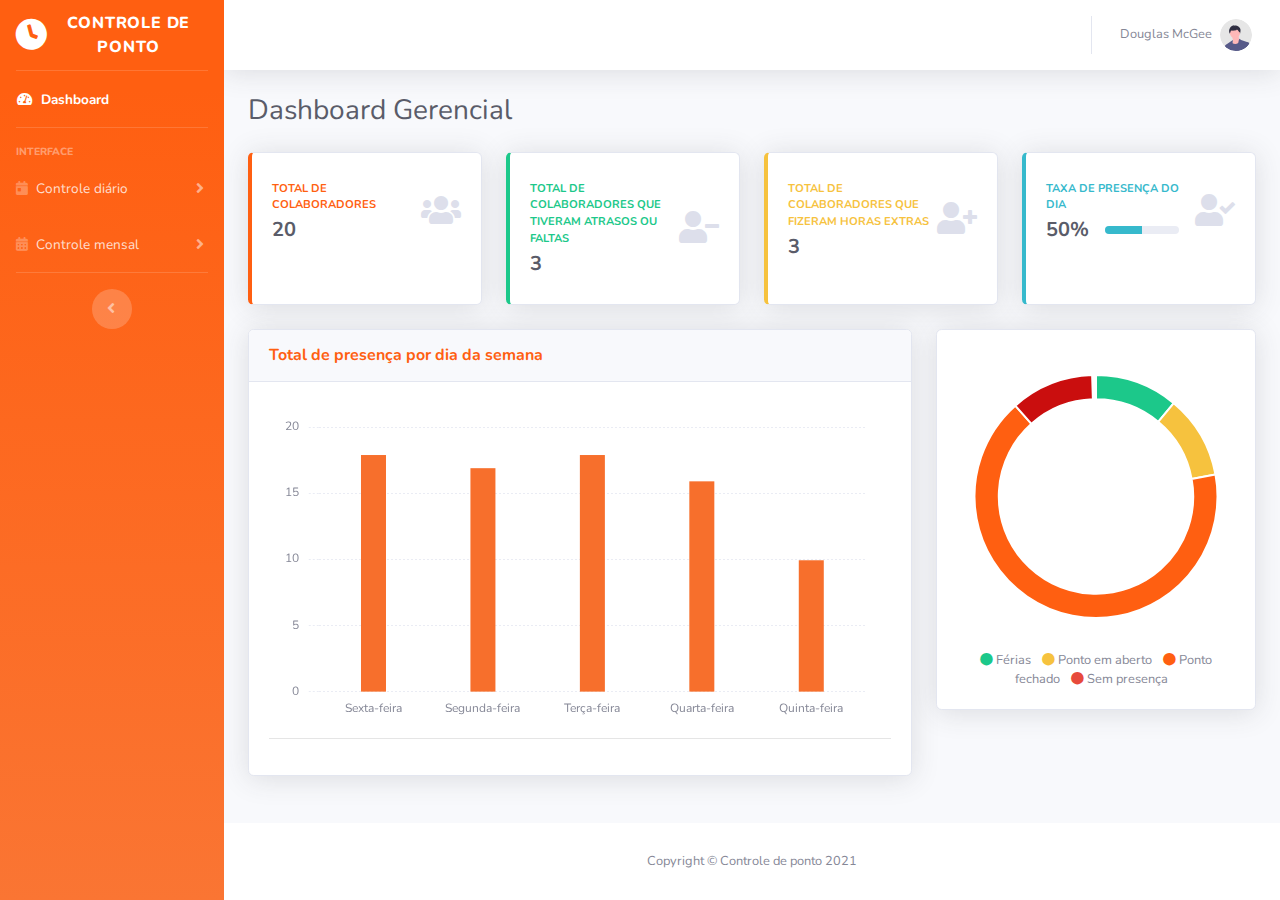
<file: index.html>
<!DOCTYPE html>
<html lang="pt-BR">

<head>

    <meta charset="utf-8">
    <meta http-equiv="X-UA-Compatible" content="IE=edge">
    <meta name="viewport" content="width=device-width, initial-scale=1, shrink-to-fit=no">
    <meta name="description" content="">
    <meta name="author" content="">

    <title>Controle de ponto</title>

    <!-- Custom fonts for this template-->
    <link href="vendor/fontawesome-free/css/all.min.css" rel="stylesheet" type="text/css">
    <link
        href="https://fonts.googleapis.com/css?family=Nunito:200,200i,300,300i,400,400i,600,600i,700,700i,800,800i,900,900i"
        rel="stylesheet">

    <!-- Custom styles for this template-->
    <link href="css/sb-admin-2.min.css" rel="stylesheet">
    <link href="css/style.css" rel="stylesheet">

</head>

<body id="page-top">

    <!-- Page Wrapper -->
    <div id="wrapper">

        <!-- Sidebar -->
        <ul class="navbar-nav bg-gradient-primary sidebar sidebar-dark accordion" id="accordionSidebar">

            <!-- Sidebar - Brand -->
            <a class="sidebar-brand d-flex align-items-center justify-content-center" href="index.html">
                <div class="sidebar-brand-icon rotate-n-15">
                    <i class="fas fa-clock"></i>
                </div>
                <div class="sidebar-brand-text mx-3">Controle de ponto</div>
            </a>

            <!-- Divider -->
            <hr class="sidebar-divider my-0">

            <!-- Nav Item - Dashboard -->
            <li class="nav-item active">
                <a class="nav-link" href="index.html">
                    <i class="fas fa-fw fa-tachometer-alt"></i>
                    <span>Dashboard</span></a>
            </li>

            <!-- Divider -->
            <hr class="sidebar-divider">

            <!-- Heading -->
            <div class="sidebar-heading">
                Interface
            </div>

            <!-- Nav Item - Pages Collapse Menu -->
            <li class="nav-item">
                <a class="nav-link collapsed" href="#" data-toggle="collapse" data-target="#collapseTwo"
                    aria-expanded="true" aria-controls="collapseTwo">
                    <i class="fas fa-calendar-day"></i>
                    <span>Controle diário</span>
                </a>
                <div id="collapseTwo" class="collapse" aria-labelledby="headingTwo" data-parent="#accordionSidebar">
                    <div class="bg-white py-2 collapse-inner rounded">
                        <a class="collapse-item" href="colaboradores.html">Total de colaboradores</a>
                        <a class="collapse-item" href="atrasos.html">Atrasos ou faltas</a>
                        <a class="collapse-item" href="horas_extras.html">Horas extras</a>
                        <a class="collapse-item" href="taxa_presenca.html">Taxa de presença</a>
                    </div>
                </div>
            </li>

            <!-- Nav Item - Utilities Collapse Menu -->
            <li class="nav-item">
                <a class="nav-link collapsed" href="#" data-toggle="collapse" data-target="#collapseUtilities"
                    aria-expanded="true" aria-controls="collapseUtilities">
                    <i class="fas fa-calendar-alt"></i>
                    <span>Controle mensal</span>
                </a>
                <div id="collapseUtilities" class="collapse" aria-labelledby="headingUtilities"
                    data-parent="#accordionSidebar">
                    <div class="bg-white py-2 collapse-inner rounded">
                        <a class="collapse-item" href="ajuste.html">Ajuste de ponto</a>
                        <a class="collapse-item" href="inconsistencia.html">Inconsistencias</a>
                        <a class="collapse-item" href="taxa_plataforma.html">Plataformas</a>
                        <a class="collapse-item" href="ponto.html">Ponto justificado</a>
                        <a class="collapse-item" href="dispositivo.html">Status de dispositivos</a>
                    </div>
                </div>
            </li>

            <!-- Divider -->
            <hr class="sidebar-divider">

            <!-- Sidebar Toggler (Sidebar) -->
            <div class="text-center d-none d-md-inline">
                <button class="rounded-circle border-0" id="sidebarToggle"></button>
            </div>

        </ul>
        <!-- End of Sidebar -->

        <!-- Content Wrapper -->
        <div id="content-wrapper" class="d-flex flex-column">

            <!-- Main Content -->
            <div id="content">

                <!-- Topbar -->
                <nav class="navbar navbar-expand navbar-light bg-white topbar mb-4 static-top shadow">

                    <!-- Sidebar Toggle (Topbar) -->
                    <button id="sidebarToggleTop" class="btn btn-link d-md-none rounded-circle mr-3">
                        <i class="fa fa-bars"></i>
                    </button>

                    <!-- Topbar Search -->
                   

                    <!-- Topbar Navbar -->
                    <ul class="navbar-nav ml-auto">

                        <div class="topbar-divider d-none d-sm-block"></div>

                        <!-- Nav Item - User Information -->
                        <li class="nav-item dropdown no-arrow">
                            <a class="nav-link dropdown-toggle" href="#" id="userDropdown" role="button"
                                data-toggle="dropdown" aria-haspopup="true" aria-expanded="false">
                                <span class="mr-2 d-none d-lg-inline text-gray-600 small">Douglas McGee</span>
                                <img class="img-profile rounded-circle"
                                    src="img/undraw_profile.svg">
                            </a>
                            <!-- Dropdown - User Information -->
                            <div class="dropdown-menu dropdown-menu-right shadow animated--grow-in"
                                aria-labelledby="userDropdown">
                                <a class="dropdown-item" href="#">
                                    <i class="fas fa-user fa-sm fa-fw mr-2 text-gray-400"></i>
                                    Perfil
                                </a>
                                <a class="dropdown-item" href="#">
                                    <i class="fas fa-cogs fa-sm fa-fw mr-2 text-gray-400"></i>
                                    Configurações
                                </a>
                                <a class="dropdown-item" href="#">
                                    <i class="fas fa-list fa-sm fa-fw mr-2 text-gray-400"></i>
                                    Log de atividades
                                </a>
                                <div class="dropdown-divider"></div>
                                <a class="dropdown-item" href="#" data-toggle="modal" data-target="#logoutModal">
                                    <i class="fas fa-sign-out-alt fa-sm fa-fw mr-2 text-gray-400"></i>
                                    Sair
                                </a>
                            </div>
                        </li>

                    </ul>

                </nav>
                <!-- End of Topbar -->

                <!-- Begin Page Content -->
                <div class="container-fluid">

                     <!-- Page Heading -->
                     <div class="d-sm-flex align-items-center justify-content-between mb-4">
                        <h1 class="h3 mb-0 text-gray-800">Dashboard Gerencial</h1>
                      
                    </div>

                    <!-- Content Row -->
                    <div class="row">

                        <!-- Total de colaboradores -->
                        <div class="col-xl-3 col-md-6 mb-4">
                            <div class="card border-left-primary shadow h-100 py-2">

                                <a href="colaboradores.html">
                                <div class="card-body">
                                    <div class="row no-gutters align-items-center">
                                        <div class="col mr-2">
                                            <div class="text-xs font-weight-bold text-primary text-uppercase mb-1">
                                                Total de colaboradores</div>
                                            <div class="h5 mb-0 font-weight-bold text-gray-800">20</div>
                                        </div>
                                        <div class="col-auto">
                                            <i class="fas fa-users fa-2x text-gray-300"></i>
                                        </div>
                                    </div>
                                </div>
                            </a>
                            </div>
                        </div>

                        <!-- Earnings (Monthly) Card Example -->
                        <div class="col-xl-3 col-md-6 mb-4">
                            <div class="card border-left-success shadow h-100 py-2">
                                <a href="atrasos.html">
                                <div class="card-body">
                                    <div class="row no-gutters align-items-center">
                                        <div class="col mr-2">
                                            <div class="text-xs font-weight-bold text-success text-uppercase mb-1">
                                                Total de colaboradores que tiveram atrasos ou faltas</div>
                                            <div class="h5 mb-0 font-weight-bold text-gray-800">3</div>
                                        </div>
                                        <div class="col-auto">
                                            <i class="fas fa-user-minus fa-2x text-gray-300"></i>
                                        </div>
                                    </div>
                                </div>
                                </a>
                            </div>
                        </div>

                            <!-- Total de colaboradores que fizeram horas extras -->
                            <div class="col-xl-3 col-md-6 mb-4">
                                <div class="card border-left-warning shadow h-100 py-2">
                                    <a href="horas_extras.html">
                                    <div class="card-body">
                                        <div class="row no-gutters align-items-center">
                                            <div class="col mr-2">
                                                <div class="text-xs font-weight-bold text-warning text-uppercase mb-1">
                                                    Total de colaboradores que fizeram horas extras</div>
                                                <div class="h5 mb-0 font-weight-bold text-gray-800">3</div>
                                            </div>
                                            <div class="col-auto">
                                                <i class="fas fa-user-plus fa-2x text-gray-300"></i>
                                            </div>
                                        </div>
                                    </div>
                                </a>
                                </div>
                            </div>

                        <!-- Earnings (Monthly) Card Example -->
                        <div class="col-xl-3 col-md-6 mb-4">
                            <div class="card border-left-info shadow h-100 py-2">
                                <a href="taxa_presenca.html">
                                <div class="card-body">
                                    <div class="row no-gutters align-items-center">
                                        <div class="col mr-2">
                                            <div class="text-xs font-weight-bold text-info text-uppercase mb-1">Taxa de presença do dia
                                            </div>
                                            <div class="row no-gutters align-items-center">
                                                <div class="col-auto">
                                                    <div class="h5 mb-0 mr-3 font-weight-bold text-gray-800">50%</div>
                                                </div>
                                                <div class="col">
                                                    <div class="progress progress-sm mr-2">
                                                        <div class="progress-bar bg-info" role="progressbar"
                                                            style="width: 50%" aria-valuenow="50" aria-valuemin="0"
                                                            aria-valuemax="100"></div>
                                                    </div>
                                                </div>
                                            </div>
                                        </div>
                                        <div class="col-auto">
                                            <i class="fas fa-user-check fa-2x text-gray-300"></i>
                                        </div>
                                    </div>
                                </div>
                             </a>
                            </div>
                        </div>

                    
                    </div>

                    <!-- Content Row -->

                    <div class="row">

                        <!-- Area Chart -->
                        <div class="col-xl-8 col-lg-7">
                             <!-- Bar Chart -->
                             <div class="card shadow mb-4">
                                <div class="card-header py-3">
                                    <h6 class="m-0 font-weight-bold text-primary">Total de presença por dia da semana</h6>
                                </div>
                                <div class="card-body">
                                    <div class="chart-bar">
                                        <canvas id="myBarChart"></canvas>
                                    </div>
                                    <hr>
                                </div>
                            </div>
                        </div>

                        <!-- Pie Chart -->
                        <div class="col-xl-4 col-lg-5">
                            <div class="card shadow mb-4">
                               
                                <!-- Card Body -->
                                <div class="card-body">
                                    <div class="chart-pie pt-4 pb-2">
                                        <canvas id="myPieChart"></canvas>
                                    </div>
                                    <div class="mt-4 text-center small">
                                        <span class="mr-2">
                                            <i class="fas fa-circle text-success"></i> Férias 
                                        </span>
                                        <span class="mr-2">
                                            <i class="fas fa-circle text-warning"></i> Ponto em aberto
                                        </span>
                                        <span class="mr-2">
                                            <i class="fas fa-circle text-primary"></i> Ponto fechado
                                        </span>
                                        <span class="mr-2">
                                            <i class="fas fa-circle text-danger"></i> Sem presença
                                        </span>
                                    </div>
                                </div>
                            </div>
                        </div>
                    </div>

                </div>
                <!-- /.container-fluid -->

            </div>
            <!-- End of Main Content -->

            <!-- Footer -->
            <footer class="sticky-footer bg-white">
                <div class="container my-auto">
                    <div class="copyright text-center my-auto">
                        <span>Copyright &copy; Controle de ponto 2021</span>
                    </div>
                </div>
            </footer>
            <!-- End of Footer -->

        </div>
        <!-- End of Content Wrapper -->

    </div>
    <!-- End of Page Wrapper -->

    <!-- Scroll to Top Button-->
    <a class="scroll-to-top rounded" href="#page-top">
        <i class="fas fa-angle-up"></i>
    </a>


    <!-- Bootstrap core JavaScript-->
    <script src="vendor/jquery/jquery.min.js"></script>
    <script src="vendor/bootstrap/js/bootstrap.bundle.min.js"></script>

    <!-- Core plugin JavaScript-->
    <script src="vendor/jquery-easing/jquery.easing.min.js"></script>

    <!-- Custom scripts for all pages-->
    <script src="js/sb-admin-2.min.js"></script>

    <!-- Page level plugins -->
    <script src="vendor/chart.js/Chart.min.js"></script>

    <!-- Page level custom scripts -->
    <script src="js/demo/chart-area-demo.js"></script>
    <script src="js/demo/chart-pie-demo.js"></script>
    <script src="js/demo/chart-bar-demo.js"></script>

</body>

</html>
</file>
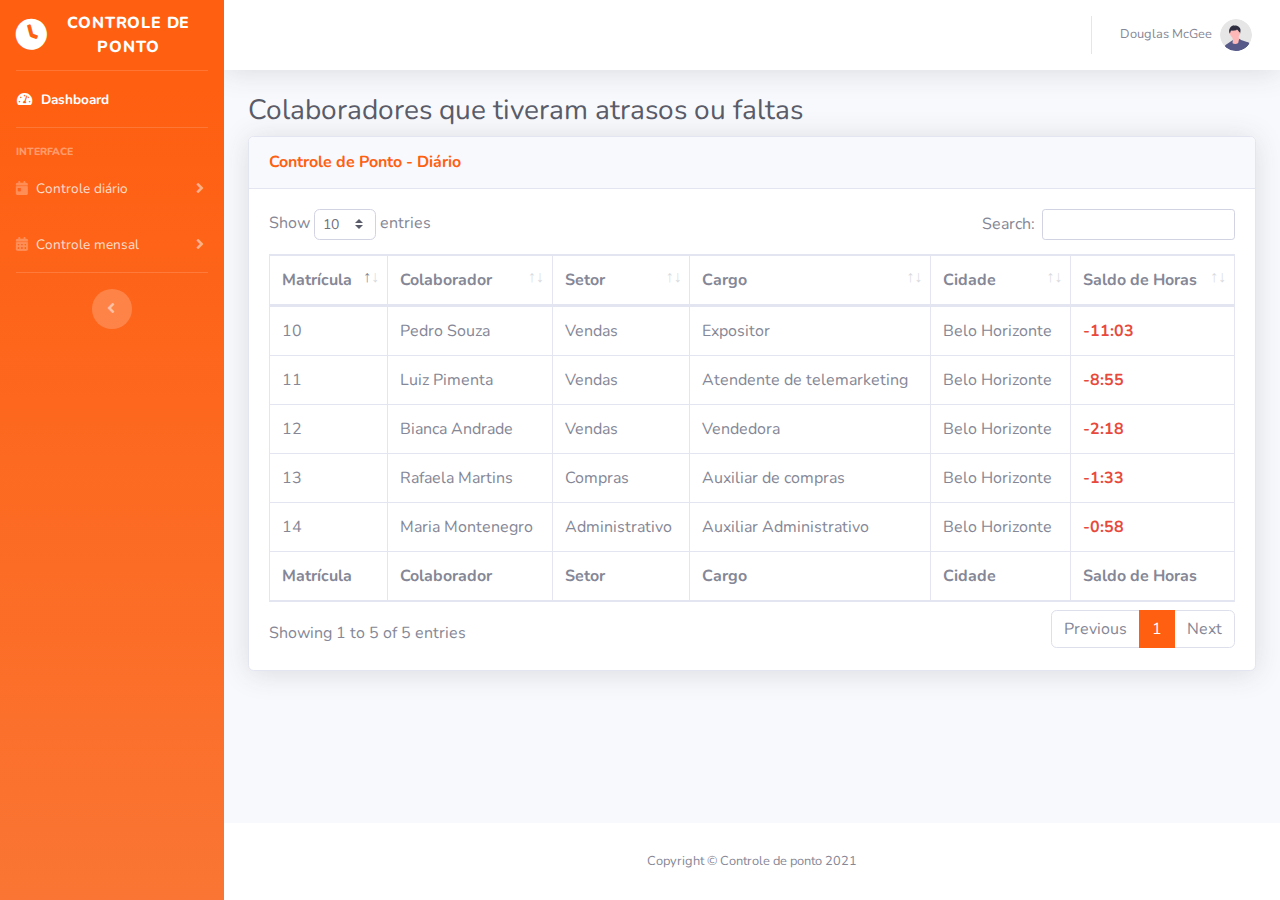
<file: atrasos.html>
<!DOCTYPE html>
<html lang="en">

<head>

    <meta charset="utf-8">
    <meta http-equiv="X-UA-Compatible" content="IE=edge">
    <meta name="viewport" content="width=device-width, initial-scale=1, shrink-to-fit=no">
    <meta name="description" content="">
    <meta name="author" content="">

    <title>Controle de ponto</title>

    <!-- Custom fonts for this template -->
    <link href="vendor/fontawesome-free/css/all.min.css" rel="stylesheet" type="text/css">
    <link
        href="https://fonts.googleapis.com/css?family=Nunito:200,200i,300,300i,400,400i,600,600i,700,700i,800,800i,900,900i"
        rel="stylesheet">

    <!-- Custom styles for this template -->
    <link href="css/sb-admin-2.min.css" rel="stylesheet">

    <!-- Custom styles for this page -->
    <link href="vendor/datatables/dataTables.bootstrap4.min.css" rel="stylesheet">

</head>

<body id="page-top">

    <!-- Page Wrapper -->
    <div id="wrapper">

         <!-- Sidebar -->
         <ul class="navbar-nav bg-gradient-primary sidebar sidebar-dark accordion" id="accordionSidebar">

            <!-- Sidebar - Brand -->
            <a class="sidebar-brand d-flex align-items-center justify-content-center" href="index.html">
                <div class="sidebar-brand-icon rotate-n-15">
                    <i class="fas fa-clock"></i>
                </div>
                <div class="sidebar-brand-text mx-3">Controle de ponto</div>
            </a>

            <!-- Divider -->
            <hr class="sidebar-divider my-0">

            <!-- Nav Item - Dashboard -->
            <li class="nav-item active">
                <a class="nav-link" href="index.html">
                    <i class="fas fa-fw fa-tachometer-alt"></i>
                    <span>Dashboard</span></a>
            </li>

            <!-- Divider -->
            <hr class="sidebar-divider">

            <!-- Heading -->
            <div class="sidebar-heading">
                Interface
            </div>

            <!-- Nav Item - Pages Collapse Menu -->
            <li class="nav-item">
                <a class="nav-link collapsed" href="#" data-toggle="collapse" data-target="#collapseTwo"
                    aria-expanded="true" aria-controls="collapseTwo">
                    <i class="fas fa-calendar-day"></i>
                    <span>Controle diário</span>
                </a>
                <div id="collapseTwo" class="collapse" aria-labelledby="headingTwo" data-parent="#accordionSidebar">
                    <div class="bg-white py-2 collapse-inner rounded">
                        <a class="collapse-item" href="colaboradores.html">Total de colaboradores</a>
                        <a class="collapse-item" href="atrasos.html">Atrasos ou faltas</a>
                        <a class="collapse-item" href="horas_extras.html">Horas extras</a>
                        <a class="collapse-item" href="taxa_presenca.html">Taxa de presença</a>
                    </div>
                </div>
            </li>

            <!-- Nav Item - Utilities Collapse Menu -->
            <li class="nav-item">
                <a class="nav-link collapsed" href="#" data-toggle="collapse" data-target="#collapseUtilities"
                    aria-expanded="true" aria-controls="collapseUtilities">
                    <i class="fas fa-calendar-alt"></i>
                    <span>Controle mensal</span>
                </a>
                <div id="collapseUtilities" class="collapse" aria-labelledby="headingUtilities"
                    data-parent="#accordionSidebar">
                    <div class="bg-white py-2 collapse-inner rounded">
                        <a class="collapse-item" href="ajuste.html">Ajuste de ponto</a>
                        <a class="collapse-item" href="inconsistencia.html">Inconsistencias</a>
                        <a class="collapse-item" href="taxa_plataforma.html">Plataformas</a>
                        <a class="collapse-item" href="ponto.html">Ponto justificado</a>
                        <a class="collapse-item" href="dispositivo.html">Status de dispositivos</a>
                    </div>
                </div>
            </li>

            <!-- Divider -->
            <hr class="sidebar-divider">

            <!-- Sidebar Toggler (Sidebar) -->
            <div class="text-center d-none d-md-inline">
                <button class="rounded-circle border-0" id="sidebarToggle"></button>
            </div>

        </ul>
        <!-- End of Sidebar -->

        <!-- Content Wrapper -->
        <div id="content-wrapper" class="d-flex flex-column">

            <!-- Main Content -->
            <div id="content">

                   <!-- Topbar -->
                   <nav class="navbar navbar-expand navbar-light bg-white topbar mb-4 static-top shadow">

                    <!-- Sidebar Toggle (Topbar) -->
                    <button id="sidebarToggleTop" class="btn btn-link d-md-none rounded-circle mr-3">
                        <i class="fa fa-bars"></i>
                    </button>

                    <!-- Topbar Search -->
                   

                    <!-- Topbar Navbar -->
                    <ul class="navbar-nav ml-auto">

                        <div class="topbar-divider d-none d-sm-block"></div>

                        <!-- Nav Item - User Information -->
                        <li class="nav-item dropdown no-arrow">
                            <a class="nav-link dropdown-toggle" href="#" id="userDropdown" role="button"
                                data-toggle="dropdown" aria-haspopup="true" aria-expanded="false">
                                <span class="mr-2 d-none d-lg-inline text-gray-600 small">Douglas McGee</span>
                                <img class="img-profile rounded-circle"
                                    src="img/undraw_profile.svg">
                            </a>
                            <!-- Dropdown - User Information -->
                            <div class="dropdown-menu dropdown-menu-right shadow animated--grow-in"
                                aria-labelledby="userDropdown">
                                <a class="dropdown-item" href="#">
                                    <i class="fas fa-user fa-sm fa-fw mr-2 text-gray-400"></i>
                                    Perfil
                                </a>
                                <a class="dropdown-item" href="#">
                                    <i class="fas fa-cogs fa-sm fa-fw mr-2 text-gray-400"></i>
                                    Configurações
                                </a>
                                <a class="dropdown-item" href="#">
                                    <i class="fas fa-list fa-sm fa-fw mr-2 text-gray-400"></i>
                                    Log de atividades
                                </a>
                                <div class="dropdown-divider"></div>
                                <a class="dropdown-item" href="#" data-toggle="modal" data-target="#logoutModal">
                                    <i class="fas fa-sign-out-alt fa-sm fa-fw mr-2 text-gray-400"></i>
                                    Sair
                                </a>
                            </div>
                        </li>

                    </ul>

                </nav>
                <!-- End of Topbar -->

                <!-- Begin Page Content -->
                <div class="container-fluid">

                    <!-- Page Heading -->
                    <h1 class="h3 mb-2 text-gray-800">Colaboradores que tiveram atrasos ou faltas</h1>
                    
                    <!-- DataTales Example -->
                    <div class="card shadow mb-4">
                        <div class="card-header py-3">
                            <h6 class="m-0 font-weight-bold text-primary">Controle de Ponto -  Diário</h6>
                        </div>
                        <div class="card-body">
                            <div class="table-responsive">
                                <table class="table table-bordered" id="dataTable" width="100%" cellspacing="0">
                                    <thead>
                                        <tr>
                                            <th>Matrícula</th>
                                            <th>Colaborador</th>
                                            <th>Setor</th>
                                            <th>Cargo</th>
                                            <th>Cidade</th>
                                            <th>Saldo de Horas</th>
                                        </tr>
                                    </thead>
                                    <tfoot>
                                        <tr>
                                            <th>Matrícula</th>
                                            <th>Colaborador</th>
                                            <th>Setor</th>
                                            <th>Cargo</th>
                                            <th>Cidade</th>
                                            <th>Saldo de Horas</th>
                                        </tr>
                                    </tfoot>
                                    <tbody>
                                        <tr>
                                            <td>10</td>
                                            <td>Pedro Souza</td>
                                            <td>Vendas</td>
                                            <td>Expositor</td>
                                            <td>Belo Horizonte</td>
                                            <th class="text-danger">-11:03</th>
                                        </tr>
                                        <tr>
                                            <td>11</td>
                                            <td>Luiz Pimenta</td>
                                            <td>Vendas</td>
                                            <td>Atendente de telemarketing </td>
                                            <td>Belo Horizonte </td>
                                            <th class="text-danger">-8:55</th>
                                        </tr>

                                        <tr>
                                            <td>12</td>
                                            <td>Bianca Andrade</td>
                                            <td>Vendas</td>
                                            <td>Vendedora</td>
                                            <td>Belo Horizonte </td>
                                            <th class="text-danger">-2:18</th>
                                        </tr>

                                        <tr>
                                            <td>13</td>
                                            <td>Rafaela Martins</td>
                                            <td>Compras</td>
                                            <td>Auxiliar de compras</td>
                                            <td>Belo Horizonte </td>
                                            <th class="text-danger">-1:33</th>
                                        </tr>

                                        

                                        <tr>
                                            <td>14</td>
                                            <td>Maria Montenegro</td>
                                            <td>Administrativo</td>
                                            <td>Auxiliar Administrativo</td>
                                            <td>Belo Horizonte </td>
                                            <th class="text-danger">-0:58</th>
                                        </tr>

                                    </tbody>
                                </table>
                            </div>
                        </div>
                    </div>

                </div>
                <!-- /.container-fluid -->

            </div>
            <!-- End of Main Content -->

            <!-- Footer -->
            <footer class="sticky-footer bg-white">
                <div class="container my-auto">
                    <div class="copyright text-center my-auto">
                        <span>Copyright &copy; Controle de ponto 2021</span>
                    </div>
                </div>
            </footer>
            <!-- End of Footer -->

        </div>
        <!-- End of Content Wrapper -->

    </div>
    <!-- End of Page Wrapper -->

    <!-- Scroll to Top Button-->
    <a class="scroll-to-top rounded" href="#page-top">
        <i class="fas fa-angle-up"></i>
    </a>

    <!-- Bootstrap core JavaScript-->
    <script src="vendor/jquery/jquery.min.js"></script>
    <script src="vendor/bootstrap/js/bootstrap.bundle.min.js"></script>

    <!-- Core plugin JavaScript-->
    <script src="vendor/jquery-easing/jquery.easing.min.js"></script>

    <!-- Custom scripts for all pages-->
    <script src="js/sb-admin-2.min.js"></script>

    <!-- Page level plugins -->
    <script src="vendor/datatables/jquery.dataTables.min.js"></script>
    <script src="vendor/datatables/dataTables.bootstrap4.min.js"></script>

    <!-- Page level custom scripts -->
    <script src="js/demo/datatables-demo.js"></script>

     <!-- traduzir table -->
     <script type="text/javascript">
        $('#dataTable').DataTable({
            "language": {
                "url": "//cdn.datatables.net/plug-ins/1.10.22/i18n/Portuguese-Brasil.json"
            }
        });
    </script>

</body>

</html>
</file>
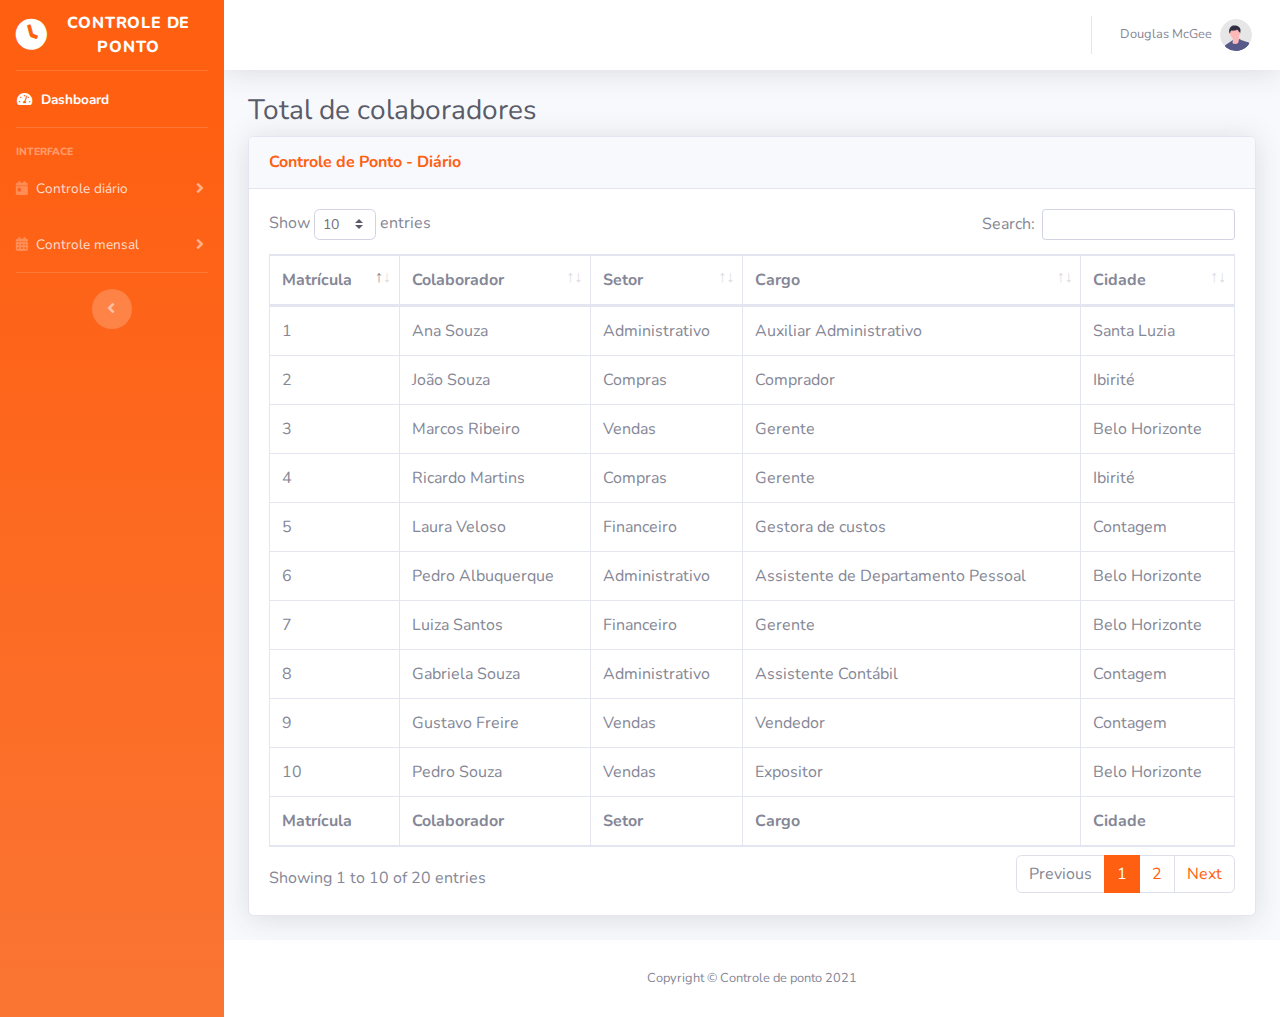
<file: colaboradores.html>
<!DOCTYPE html>
<html lang="en">

<head>

    <meta charset="utf-8">
    <meta http-equiv="X-UA-Compatible" content="IE=edge">
    <meta name="viewport" content="width=device-width, initial-scale=1, shrink-to-fit=no">
    <meta name="description" content="">
    <meta name="author" content="">

    <title>Controle de ponto</title>

    <!-- Custom fonts for this template -->
    <link href="vendor/fontawesome-free/css/all.min.css" rel="stylesheet" type="text/css">
    <link
        href="https://fonts.googleapis.com/css?family=Nunito:200,200i,300,300i,400,400i,600,600i,700,700i,800,800i,900,900i"
        rel="stylesheet">

    <!-- Custom styles for this template -->
    <link href="css/sb-admin-2.min.css" rel="stylesheet">

    <!-- Custom styles for this page -->
    <link href="vendor/datatables/dataTables.bootstrap4.min.css" rel="stylesheet">

</head>



<body id="page-top">

    

    <!-- Page Wrapper -->
    <div id="wrapper">

         <!-- Sidebar -->
         <ul class="navbar-nav bg-gradient-primary sidebar sidebar-dark accordion" id="accordionSidebar">

            <!-- Sidebar - Brand -->
            <a class="sidebar-brand d-flex align-items-center justify-content-center" href="index.html">
                <div class="sidebar-brand-icon rotate-n-15">
                    <i class="fas fa-clock"></i>
                </div>
                <div class="sidebar-brand-text mx-3">Controle de ponto</div>
            </a>

            <!-- Divider -->
            <hr class="sidebar-divider my-0">

            <!-- Nav Item - Dashboard -->
            <li class="nav-item active">
                <a class="nav-link" href="index.html">
                    <i class="fas fa-fw fa-tachometer-alt"></i>
                    <span>Dashboard</span></a>
            </li>

            <!-- Divider -->
            <hr class="sidebar-divider">

            <!-- Heading -->
            <div class="sidebar-heading">
                Interface
            </div>

            <!-- Nav Item - Pages Collapse Menu -->
            <li class="nav-item">
                <a class="nav-link collapsed" href="#" data-toggle="collapse" data-target="#collapseTwo"
                    aria-expanded="true" aria-controls="collapseTwo">
                    <i class="fas fa-calendar-day"></i>
                    <span>Controle diário</span>
                </a>
                <div id="collapseTwo" class="collapse" aria-labelledby="headingTwo" data-parent="#accordionSidebar">
                    <div class="bg-white py-2 collapse-inner rounded">
                        <a class="collapse-item" href="colaboradores.html">Total de colaboradores</a>
                        <a class="collapse-item" href="atrasos.html">Atrasos ou faltas</a>
                        <a class="collapse-item" href="horas_extras.html">Horas extras</a>
                        <a class="collapse-item" href="taxa_presenca.html">Taxa de presença</a>
                    </div>
                </div>
            </li>

            <!-- Nav Item - Utilities Collapse Menu -->
            <li class="nav-item">
                <a class="nav-link collapsed" href="#" data-toggle="collapse" data-target="#collapseUtilities"
                    aria-expanded="true" aria-controls="collapseUtilities">
                    <i class="fas fa-calendar-alt"></i>
                    <span>Controle mensal</span>
                </a>
                <div id="collapseUtilities" class="collapse" aria-labelledby="headingUtilities"
                    data-parent="#accordionSidebar">
                    <div class="bg-white py-2 collapse-inner rounded">
                        <a class="collapse-item" href="ajuste.html">Ajuste de ponto</a>
                        <a class="collapse-item" href="inconsistencia.html">Inconsistencias</a>
                        <a class="collapse-item" href="taxa_plataforma.html">Plataformas</a>
                        <a class="collapse-item" href="ponto.html">Ponto justificado</a>
                        <a class="collapse-item" href="dispositivo.html">Status de dispositivos</a>
                    </div>
                </div>
            </li>

            <!-- Divider -->
            <hr class="sidebar-divider">

            <!-- Sidebar Toggler (Sidebar) -->
            <div class="text-center d-none d-md-inline">
                <button class="rounded-circle border-0" id="sidebarToggle"></button>
            </div>

        </ul>
        <!-- End of Sidebar -->

        <!-- Content Wrapper -->
        <div id="content-wrapper" class="d-flex flex-column">

            <!-- Main Content -->
            <div id="content">

                  <!-- Topbar -->
                  <nav class="navbar navbar-expand navbar-light bg-white topbar mb-4 static-top shadow">

                    <!-- Sidebar Toggle (Topbar) -->
                    <button id="sidebarToggleTop" class="btn btn-link d-md-none rounded-circle mr-3">
                        <i class="fa fa-bars"></i>
                    </button>

                    <!-- Topbar Search -->
                   

                    <!-- Topbar Navbar -->
                    <ul class="navbar-nav ml-auto">

                        <div class="topbar-divider d-none d-sm-block"></div>

                        <!-- Nav Item - User Information -->
                        <li class="nav-item dropdown no-arrow">
                            <a class="nav-link dropdown-toggle" href="#" id="userDropdown" role="button"
                                data-toggle="dropdown" aria-haspopup="true" aria-expanded="false">
                                <span class="mr-2 d-none d-lg-inline text-gray-600 small">Douglas McGee</span>
                                <img class="img-profile rounded-circle"
                                    src="img/undraw_profile.svg">
                            </a>
                            <!-- Dropdown - User Information -->
                            <div class="dropdown-menu dropdown-menu-right shadow animated--grow-in"
                                aria-labelledby="userDropdown">
                                <a class="dropdown-item" href="#">
                                    <i class="fas fa-user fa-sm fa-fw mr-2 text-gray-400"></i>
                                    Perfil
                                </a>
                                <a class="dropdown-item" href="#">
                                    <i class="fas fa-cogs fa-sm fa-fw mr-2 text-gray-400"></i>
                                    Configurações
                                </a>
                                <a class="dropdown-item" href="#">
                                    <i class="fas fa-list fa-sm fa-fw mr-2 text-gray-400"></i>
                                    Log de atividades
                                </a>
                                <div class="dropdown-divider"></div>
                                <a class="dropdown-item" href="#" data-toggle="modal" data-target="#logoutModal">
                                    <i class="fas fa-sign-out-alt fa-sm fa-fw mr-2 text-gray-400"></i>
                                    Sair
                                </a>
                            </div>
                        </li>

                    </ul>

                </nav>
                <!-- End of Topbar -->

                <!-- Begin Page Content -->
                <div class="container-fluid">

                    <!-- Page Heading -->
                    <h1 class="h3 mb-2 text-gray-800">Total de colaboradores</h1>
                    
                    <!-- DataTales Example -->
                    <div class="card shadow mb-4">
                        <div class="card-header py-3">
                            <h6 class="m-0 font-weight-bold text-primary">Controle de Ponto -  Diário</h6>
                        </div>
                        <div class="card-body">
                            <div class="table-responsive">
                                <table class="table table-bordered" id="dataTable" width="100%" cellspacing="0">
                                    <thead>
                                        <tr>
                                            <th>Matrícula</th>
                                            <th>Colaborador</th>
                                            <th>Setor</th>
                                            <th>Cargo</th>
                                            <th>Cidade</th>
                                          
                                        </tr>
                                    </thead>
                                    <tfoot>
                                        <tr>
                                            <th>Matrícula</th>
                                            <th>Colaborador</th>
                                            <th>Setor</th>
                                            <th>Cargo</th>
                                            <th>Cidade</th>
                                         
                                        </tr>
                                    </tfoot>
                                    <tbody>
                                        <tr>
                                            <td>1</td>
                                            <td>Ana Souza</td>
                                            <td>Administrativo</td>
                                            <td>Auxiliar Administrativo</td>
                                            <td>Santa Luzia</td>
                                        </tr>

                                        <tr>
                                            <td>2</td>
                                            <td>João Souza</td>
                                            <td>Compras</td>
                                            <td>Comprador</td>
                                            <td>Ibirité</td>
                                        </tr>
                                        <tr>
                                            <td>3</td>
                                            <td>Marcos Ribeiro</td>
                                            <td>Vendas</td>
                                            <td>Gerente</td>
                                            <td>Belo Horizonte</td>
                                        </tr>
                                        <tr>
                                            <td>4</td>
                                            <td>Ricardo Martins</td>
                                            <td>Compras</td>
                                            <td>Gerente</td>
                                            <td>Ibirité</td>
                                        </tr>

                                        <tr>
                                            <td>5</td>
                                            <td>Laura Veloso</td>
                                            <td>Financeiro</td>
                                            <td>Gestora de custos</td>
                                            <td>Contagem</td>
                                        </tr>

                                        <tr>
                                            <td>6</td>
                                            <td>Pedro Albuquerque</td>
                                            <td>Administrativo</td>
                                            <td>Assistente de Departamento Pessoal</td>
                                            <td>Belo Horizonte</td>
                                        </tr>

                                        <tr>
                                            <td>7</td>
                                            <td>Luiza Santos</td>
                                            <td>Financeiro</td>
                                            <td>Gerente</td>
                                            <td>Belo Horizonte </td>
                                        </tr>

                                        <tr>
                                            <td>8</td>
                                            <td>Gabriela Souza</td>
                                            <td>Administrativo</td>
                                            <td>Assistente Contábil</td>
                                            <td>Contagem</td>
                                        </tr>

                                        <tr>
                                            <td>9</td>
                                            <td>Gustavo Freire</td>
                                            <td>Vendas</td>
                                            <td>Vendedor</td>
                                            <td>Contagem</td>
                                        </tr>

                                        <tr>
                                            <td>10</td>
                                            <td>Pedro Souza</td>
                                            <td>Vendas</td>
                                            <td>Expositor</td>
                                            <td>Belo Horizonte</td>
                                        </tr>
                                        <tr>
                                            <td>11</td>
                                            <td>Luiz Pimenta</td>
                                            <td>Vendas</td>
                                            <td>Atendente de telemarketing </td>
                                            <td>Belo Horizonte </td>
                                        </tr>

                                        <tr>
                                            <td>12</td>
                                            <td>Bianca Andrade</td>
                                            <td>Vendas</td>
                                            <td>Vendedora</td>
                                            <td>Belo Horizonte </td>
                                        </tr>

                                    

                                        <tr>
                                            <td>13</td>
                                            <td>Rafaela Martins</td>
                                            <td>Compras</td>
                                            <td>Auxiliar de compras</td>
                                            <td>Belo Horizonte </td>
                                        </tr>

                                        

                                        <tr>
                                            <td>14</td>
                                            <td>Maria Montenegro</td>
                                            <td>Administrativo</td>
                                            <td>Auxiliar Administrativo</td>
                                            <td>Belo Horizonte </td>
                                        </tr>

                                       

                                        <tr>
                                            <td>12</td>
                                            <td>Bianca Andrade</td>
                                            <td>Administrativo</td>
                                            <td>Auxiliar Administrativo</td>
                                            <td>Belo Horizonte </td>
                                        </tr>

                                        <tr>
                                            <td>16</td>
                                            <td>Bianca</td>
                                            <td>Vendas</td>
                                            <td>vendedora </td>
                                            <td>Belo Horizonte </td>
                                        </tr>

                                        <tr>
                                            <td>17</td>
                                            <td>Bruna Fonseca</td>
                                            <td>Financeiro</td>
                                            <td>Auxiliar financeiro</td>
                                            <td>Belo Horizonte </td>
                                        </tr>
                                        <tr>
                                            <td>18</td>
                                            <td>João Costa</td>
                                            <td>Compras</td>
                                            <td>Comprador</td>
                                            <td>Santa Luzia</td>
                                        </tr>
                                        <tr>
                                            <td>19</td>
                                            <td>Antônio Esteves</td>
                                            <td>Compras</td>
                                            <td>Auxiliar de compras</td>
                                            <td>Contagem</td>
                                        </tr>

                                        <tr>
                                            <td>20</td>
                                            <td>Isac Antunes</td>
                                            <td>Financeiro</td>
                                            <td>Diretor financeiro</td>
                                            <td>Contagem</td>
                                        </tr>
                                                        
                                       
                                    </tbody>
                                </table>
                            </div>
                        </div>
                    </div>

                </div>
                <!-- /.container-fluid -->

            </div>
            <!-- End of Main Content -->

            <!-- Footer -->
            <footer class="sticky-footer bg-white">
                <div class="container my-auto">
                    <div class="copyright text-center my-auto">
                        <span>Copyright &copy; Controle de ponto 2021</span>
                    </div>
                </div>
            </footer>
            <!-- End of Footer -->

        </div>
        <!-- End of Content Wrapper -->

    </div>
    <!-- End of Page Wrapper -->

    <!-- Scroll to Top Button-->
    <a class="scroll-to-top rounded" href="#page-top">
        <i class="fas fa-angle-up"></i>
    </a>

    <!-- Bootstrap core JavaScript-->
    <script src="vendor/jquery/jquery.min.js"></script>
    <script src="vendor/bootstrap/js/bootstrap.bundle.min.js"></script>

    <!-- Core plugin JavaScript-->
    <script src="vendor/jquery-easing/jquery.easing.min.js"></script>

    <!-- Custom scripts for all pages-->
    <script src="js/sb-admin-2.min.js"></script>

    <!-- Page level plugins -->
    <script src="vendor/datatables/jquery.dataTables.min.js"></script>
    <script src="vendor/datatables/dataTables.bootstrap4.min.js"></script>


    <!-- Page level custom scripts -->
    <script src="js/demo/datatables-demo.js"></script>
    
 <!-- traduzir table -->
 <script type="text/javascript">
    $('#dataTable').DataTable({
        "language": {
            "url": "//cdn.datatables.net/plug-ins/1.10.22/i18n/Portuguese-Brasil.json"
        }
    });
</script>


</body>

</html>
</file>
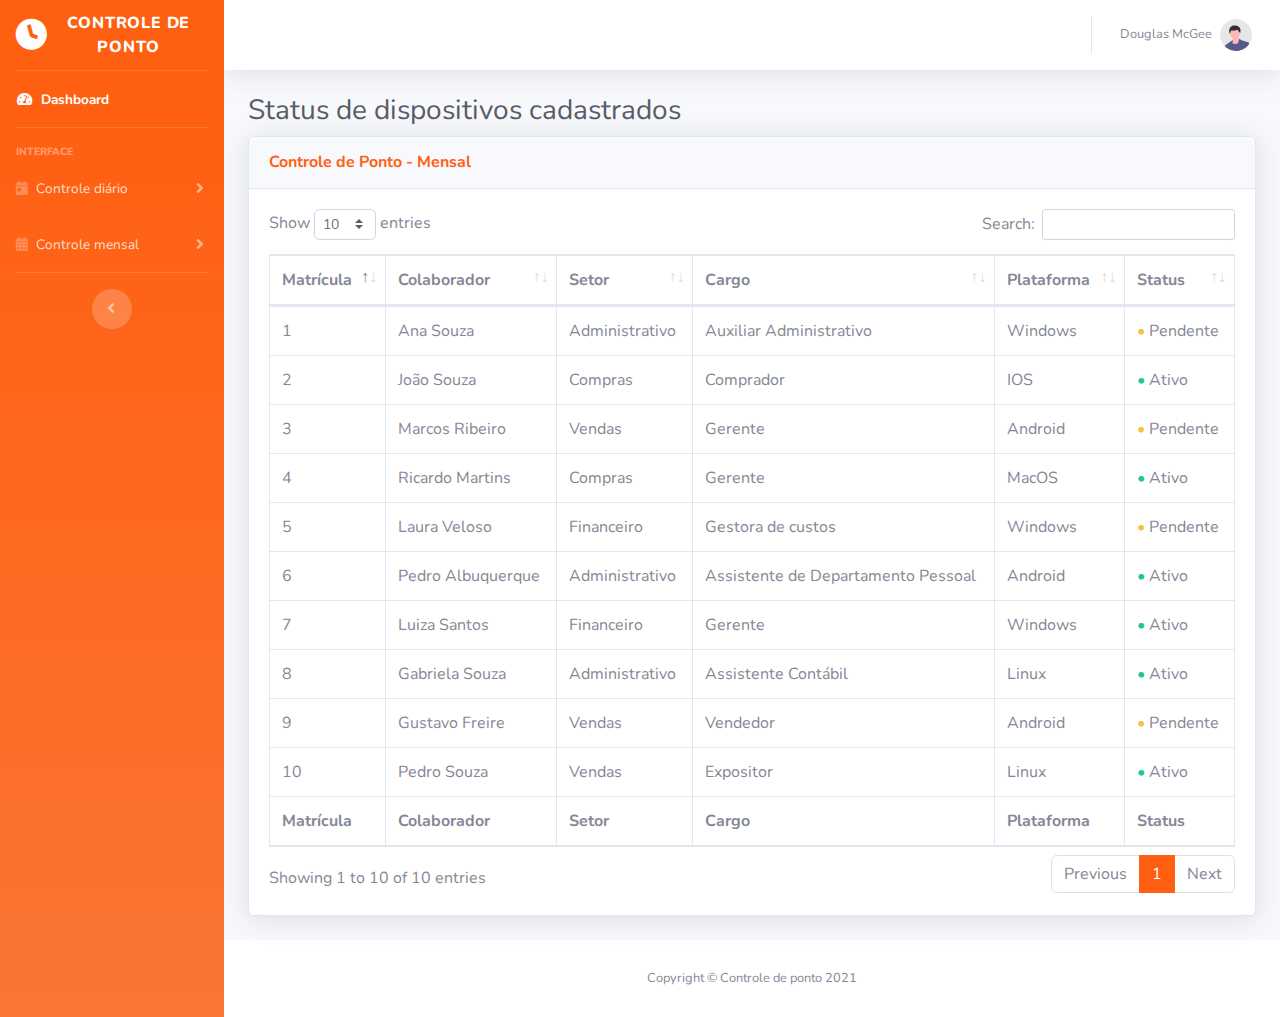
<file: dispositivo.html>
<!DOCTYPE html>
<html lang="en">

<head>

    <meta charset="utf-8">
    <meta http-equiv="X-UA-Compatible" content="IE=edge">
    <meta name="viewport" content="width=device-width, initial-scale=1, shrink-to-fit=no">
    <meta name="description" content="">
    <meta name="author" content="">

    <title>Controle de ponto</title>

    <!-- Custom fonts for this template -->
    <link href="vendor/fontawesome-free/css/all.min.css" rel="stylesheet" type="text/css">
    <link
        href="https://fonts.googleapis.com/css?family=Nunito:200,200i,300,300i,400,400i,600,600i,700,700i,800,800i,900,900i"
        rel="stylesheet">

    <!-- Custom styles for this template -->
    <link href="css/sb-admin-2.min.css" rel="stylesheet">

    <!-- Custom styles for this page -->
    <link href="vendor/datatables/dataTables.bootstrap4.min.css" rel="stylesheet">

</head>

<body id="page-top">

    <!-- Page Wrapper -->
    <div id="wrapper">

      <!-- Sidebar -->
      <ul class="navbar-nav bg-gradient-primary sidebar sidebar-dark accordion" id="accordionSidebar">

        <!-- Sidebar - Brand -->
        <a class="sidebar-brand d-flex align-items-center justify-content-center" href="index.html">
            <div class="sidebar-brand-icon rotate-n-15">
                <i class="fas fa-clock"></i>
            </div>
            <div class="sidebar-brand-text mx-3">Controle de ponto</div>
        </a>

        <!-- Divider -->
        <hr class="sidebar-divider my-0">

        <!-- Nav Item - Dashboard -->
        <li class="nav-item active">
            <a class="nav-link" href="index.html">
                <i class="fas fa-fw fa-tachometer-alt"></i>
                <span>Dashboard</span></a>
        </li>

        <!-- Divider -->
        <hr class="sidebar-divider">

        <!-- Heading -->
        <div class="sidebar-heading">
            Interface
        </div>

        <!-- Nav Item - Pages Collapse Menu -->
        <li class="nav-item">
            <a class="nav-link collapsed" href="#" data-toggle="collapse" data-target="#collapseTwo"
                aria-expanded="true" aria-controls="collapseTwo">
                <i class="fas fa-calendar-day"></i>
                <span>Controle diário</span>
            </a>
            <div id="collapseTwo" class="collapse" aria-labelledby="headingTwo" data-parent="#accordionSidebar">
                <div class="bg-white py-2 collapse-inner rounded">
                    <a class="collapse-item" href="colaboradores.html">Total de colaboradores</a>
                    <a class="collapse-item" href="atrasos.html">Atrasos ou faltas</a>
                    <a class="collapse-item" href="horas_extras.html">Horas extras</a>
                    <a class="collapse-item" href="taxa_presenca.html">Taxa de presença</a>
                </div>
            </div>
        </li>

        <!-- Nav Item - Utilities Collapse Menu -->
        <li class="nav-item">
            <a class="nav-link collapsed" href="#" data-toggle="collapse" data-target="#collapseUtilities"
                aria-expanded="true" aria-controls="collapseUtilities">
                <i class="fas fa-calendar-alt"></i>
                <span>Controle mensal</span>
            </a>
            <div id="collapseUtilities" class="collapse" aria-labelledby="headingUtilities"
                data-parent="#accordionSidebar">
                <div class="bg-white py-2 collapse-inner rounded">
                    <a class="collapse-item" href="ajuste.html">Ajuste de ponto</a>
                    <a class="collapse-item" href="inconsistencia.html">Inconsistencias</a>
                    <a class="collapse-item" href="taxa_plataforma.html">Plataformas</a>
                    <a class="collapse-item" href="ponto.html">Ponto justificado</a>
                    <a class="collapse-item" href="dispositivo.html">Status de dispositivos</a>
                </div>
            </div>
        </li>

        <!-- Divider -->
        <hr class="sidebar-divider">

        <!-- Sidebar Toggler (Sidebar) -->
        <div class="text-center d-none d-md-inline">
            <button class="rounded-circle border-0" id="sidebarToggle"></button>
        </div>

    </ul>
    <!-- End of Sidebar -->

        <!-- Content Wrapper -->
        <div id="content-wrapper" class="d-flex flex-column">

            <!-- Main Content -->
            <div id="content">

                    <!-- Topbar -->
                    <nav class="navbar navbar-expand navbar-light bg-white topbar mb-4 static-top shadow">

                        <!-- Sidebar Toggle (Topbar) -->
                        <button id="sidebarToggleTop" class="btn btn-link d-md-none rounded-circle mr-3">
                            <i class="fa fa-bars"></i>
                        </button>
    
                        <!-- Topbar Search -->
                       
    
                        <!-- Topbar Navbar -->
                        <ul class="navbar-nav ml-auto">
    
                            <div class="topbar-divider d-none d-sm-block"></div>
    
                            <!-- Nav Item - User Information -->
                            <li class="nav-item dropdown no-arrow">
                                <a class="nav-link dropdown-toggle" href="#" id="userDropdown" role="button"
                                    data-toggle="dropdown" aria-haspopup="true" aria-expanded="false">
                                    <span class="mr-2 d-none d-lg-inline text-gray-600 small">Douglas McGee</span>
                                    <img class="img-profile rounded-circle"
                                        src="img/undraw_profile.svg">
                                </a>
                                <!-- Dropdown - User Information -->
                                <div class="dropdown-menu dropdown-menu-right shadow animated--grow-in"
                                    aria-labelledby="userDropdown">
                                    <a class="dropdown-item" href="#">
                                        <i class="fas fa-user fa-sm fa-fw mr-2 text-gray-400"></i>
                                        Perfil
                                    </a>
                                    <a class="dropdown-item" href="#">
                                        <i class="fas fa-cogs fa-sm fa-fw mr-2 text-gray-400"></i>
                                        Configurações
                                    </a>
                                    <a class="dropdown-item" href="#">
                                        <i class="fas fa-list fa-sm fa-fw mr-2 text-gray-400"></i>
                                        Log de atividades
                                    </a>
                                    <div class="dropdown-divider"></div>
                                    <a class="dropdown-item" href="#" data-toggle="modal" data-target="#logoutModal">
                                        <i class="fas fa-sign-out-alt fa-sm fa-fw mr-2 text-gray-400"></i>
                                        Sair
                                    </a>
                                </div>
                            </li>
    
                        </ul>
    
                    </nav>
                    <!-- End of Topbar -->

                <!-- Begin Page Content -->
                <div class="container-fluid">

                    <!-- Page Heading -->
                    <h1 class="h3 mb-2 text-gray-800">Status de dispositivos cadastrados</h1>
                    
                    <!-- DataTales Example -->
                    <div class="card shadow mb-4">
                        <div class="card-header py-3">
                            <h6 class="m-0 font-weight-bold text-primary">Controle de Ponto -  Mensal</h6>
                        </div>
                        <div class="card-body">
                            <div class="table-responsive">
                                <table class="table table-bordered" id="dataTable" width="100%" cellspacing="0">
                                    <thead>
                                        <tr>
                                            <th>Matrícula</th>
                                            <th>Colaborador</th>
                                            <th>Setor</th>
                                            <th>Cargo</th>
                                            <th>Plataforma</th>
                                            <th>Status</th> 
                                        </tr>
                                    </thead>
                                    <tfoot>
                                        <tr>
                                            <th>Matrícula</th>
                                            <th>Colaborador</th>
                                            <th>Setor</th>
                                            <th>Cargo</th>
                                            <th>Plataforma</th>
                                            <th>Status</th>
                                        </tr>
                                    </tfoot>
                                    <tbody>
                                        <tr>
                                            <td>1</td>
                                            <td>Ana Souza</td>
                                            <td>Administrativo</td>
                                            <td>Auxiliar Administrativo</td>
                                            <td>Windows</td>
                                            <td><span class="status text-warning">•</span> Pendente</td>
                                        </tr>
                                        <tr>
                                            <td>2</td>
                                            <td>João Souza</td>
                                            <td>Compras</td>
                                            <td>Comprador</td>
                                            <td>IOS</td>
                                            <td><span class="status text-success">•</span> Ativo</td>    
                                        </tr>
                                        <tr>
                                            <td>3</td>
                                            <td>Marcos Ribeiro</td>
                                            <td>Vendas</td>
                                            <td>Gerente</td>
                                            <td>Android</td>
                                            <td><span class="status text-warning">•</span> Pendente</td>
                                        </tr>
                                        <tr>
                                            <td>4</td>
                                            <td>Ricardo Martins</td>
                                            <td>Compras</td>
                                            <td>Gerente</td>
                                            <td>MacOS</td>
                                            <td><span class="status text-success">•</span> Ativo</td>
                                        </tr>
                                        
                                        <tr>
                                            <td>5</td>
                                            <td>Laura Veloso</td>
                                            <td>Financeiro</td>
                                            <td>Gestora de custos</td>
                                            <td>Windows</td>
                                            <td><span class="status text-warning">•</span> Pendente</td>
                                        </tr>
                                        <tr>
                                            <td>6</td>
                                            <td>Pedro Albuquerque</td>
                                            <td>Administrativo</td>
                                            <td>Assistente de Departamento Pessoal</td>
                                            <td>Android</td>
                                            <td><span class="status text-success">•</span> Ativo</td>
                                        </tr>
                                        <tr>
                                            <td>7</td>
                                            <td>Luiza Santos</td>
                                            <td>Financeiro</td>
                                            <td>Gerente</td>
                                            <td>Windows</td>
                                            <td><span class="status text-success">•</span> Ativo</td>
                                        </tr>
                                        <tr>
                                            <td>8</td>
                                            <td>Gabriela Souza</td>
                                            <td>Administrativo</td>
                                            <td>Assistente Contábil</td>
                                            <td>Linux</td>
                                            <td><span class="status text-success">•</span> Ativo</td>
                                        </tr>
                                        <tr>
                                            <td>9</td>
                                            <td>Gustavo Freire</td>
                                            <td>Vendas</td>
                                            <td>Vendedor</td>
                                            <td>Android</td>
                                            <td><span class="status text-warning">•</span> Pendente</td>
                                        </tr>
                                        <tr>
                                            <td>10</td>
                                            <td>Pedro Souza</td>
                                            <td>Vendas</td>
                                            <td>Expositor</td>
                                            <td>Linux</td>
                                            <td><span class="status text-success">•</span> Ativo</td>
                                        </tr>

                                    </tbody>
                                </table>
                            </div>
                        </div>
                    </div>


                </div>
                <!-- /.container-fluid -->

            </div>
            <!-- End of Main Content -->

            <!-- Footer -->
            <footer class="sticky-footer bg-white">
                <div class="container my-auto">
                    <div class="copyright text-center my-auto">
                        <span>Copyright &copy; Controle de ponto 2021</span>
                    </div>
                </div>
            </footer>
            <!-- End of Footer -->

        </div>
        <!-- End of Content Wrapper -->

    </div>
    <!-- End of Page Wrapper -->

    <!-- Scroll to Top Button-->
    <a class="scroll-to-top rounded" href="#page-top">
        <i class="fas fa-angle-up"></i>
    </a>


    <!-- Bootstrap core JavaScript-->
    <script src="vendor/jquery/jquery.min.js"></script>
    <script src="vendor/bootstrap/js/bootstrap.bundle.min.js"></script>

    <!-- Core plugin JavaScript-->
    <script src="vendor/jquery-easing/jquery.easing.min.js"></script>

    <!-- Custom scripts for all pages-->
    <script src="js/sb-admin-2.min.js"></script>

    <!-- Page level plugins -->
    <script src="vendor/datatables/jquery.dataTables.min.js"></script>
    <script src="vendor/datatables/dataTables.bootstrap4.min.js"></script>

    <!-- Page level custom scripts -->
    <script src="js/demo/datatables-demo.js"></script>

     <!-- traduzir table -->
     <script type="text/javascript">
        $('#dataTable').DataTable({
            "language": {
                "url": "//cdn.datatables.net/plug-ins/1.10.22/i18n/Portuguese-Brasil.json"
            }
        });
    </script>

</body>

</html>
</file>
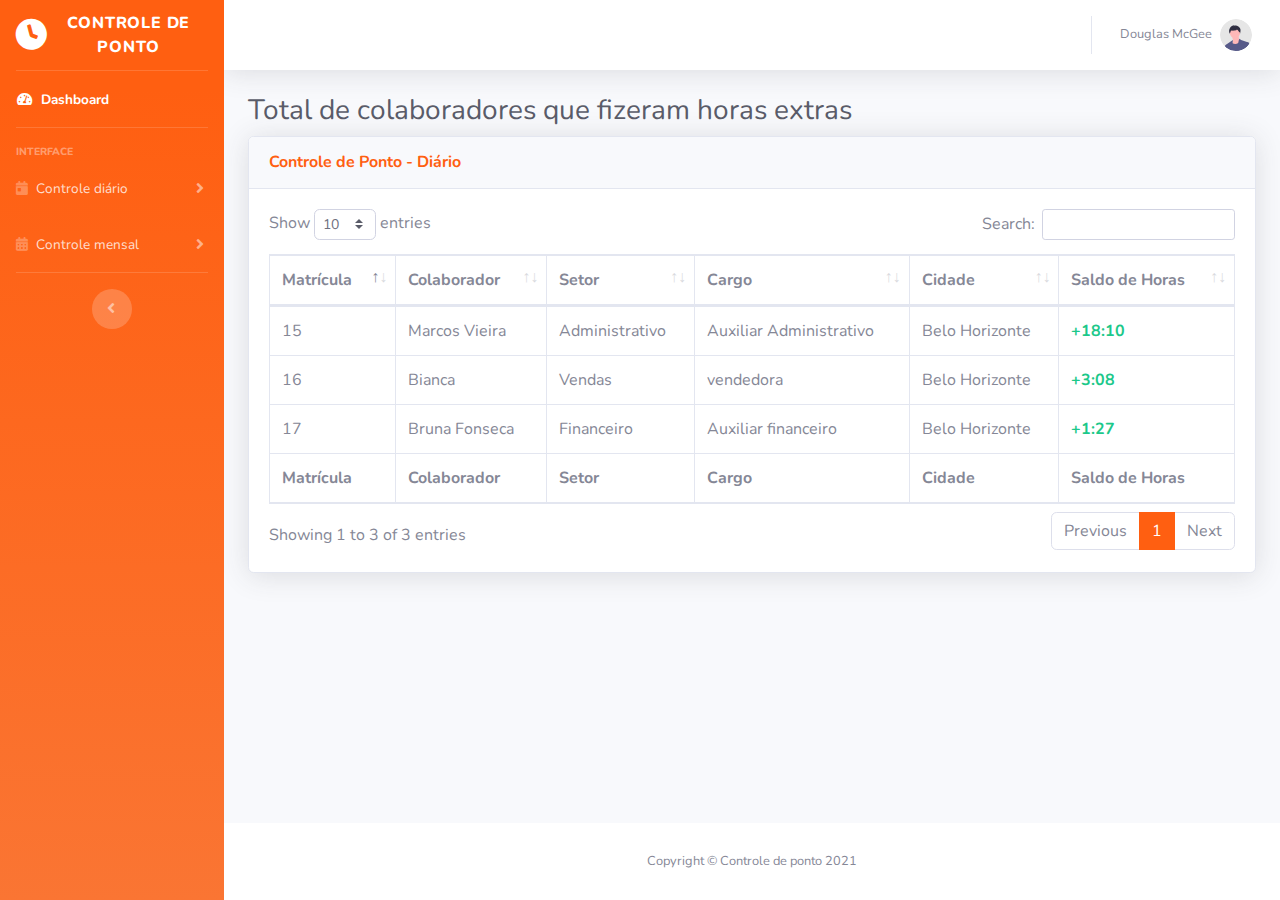
<file: horas_extras.html>
<!DOCTYPE html>
<html lang="en">

<head>

    <meta charset="utf-8">
    <meta http-equiv="X-UA-Compatible" content="IE=edge">
    <meta name="viewport" content="width=device-width, initial-scale=1, shrink-to-fit=no">
    <meta name="description" content="">
    <meta name="author" content="">

    <title>Controle de ponto</title>

    <!-- Custom fonts for this template -->
    <link href="vendor/fontawesome-free/css/all.min.css" rel="stylesheet" type="text/css">
    <link
        href="https://fonts.googleapis.com/css?family=Nunito:200,200i,300,300i,400,400i,600,600i,700,700i,800,800i,900,900i"
        rel="stylesheet">

    <!-- Custom styles for this template -->
    <link href="css/sb-admin-2.min.css" rel="stylesheet">

    <!-- Custom styles for this page -->
    <link href="vendor/datatables/dataTables.bootstrap4.min.css" rel="stylesheet">

</head>

<body id="page-top">

    <!-- Page Wrapper -->
    <div id="wrapper">

        <!-- Sidebar -->
        <ul class="navbar-nav bg-gradient-primary sidebar sidebar-dark accordion" id="accordionSidebar">

            <!-- Sidebar - Brand -->
            <a class="sidebar-brand d-flex align-items-center justify-content-center" href="index.html">
                <div class="sidebar-brand-icon rotate-n-15">
                    <i class="fas fa-clock"></i>
                </div>
                <div class="sidebar-brand-text mx-3">Controle de ponto</div>
            </a>

            <!-- Divider -->
            <hr class="sidebar-divider my-0">

            <!-- Nav Item - Dashboard -->
            <li class="nav-item active">
                <a class="nav-link" href="index.html">
                    <i class="fas fa-fw fa-tachometer-alt"></i>
                    <span>Dashboard</span></a>
            </li>

            <!-- Divider -->
            <hr class="sidebar-divider">

            <!-- Heading -->
            <div class="sidebar-heading">
                Interface
            </div>

            <!-- Nav Item - Pages Collapse Menu -->
            <li class="nav-item">
                <a class="nav-link collapsed" href="#" data-toggle="collapse" data-target="#collapseTwo"
                    aria-expanded="true" aria-controls="collapseTwo">
                    <i class="fas fa-calendar-day"></i>
                    <span>Controle diário</span>
                </a>
                <div id="collapseTwo" class="collapse" aria-labelledby="headingTwo" data-parent="#accordionSidebar">
                    <div class="bg-white py-2 collapse-inner rounded">
                        <a class="collapse-item" href="colaboradores.html">Total de colaboradores</a>
                        <a class="collapse-item" href="atrasos.html">Atrasos ou faltas</a>
                        <a class="collapse-item" href="horas_extras.html">Horas extras</a>
                        <a class="collapse-item" href="taxa_presenca.html">Taxa de presença</a>
                    </div>
                </div>
            </li>

            <!-- Nav Item - Utilities Collapse Menu -->
            <li class="nav-item">
                <a class="nav-link collapsed" href="#" data-toggle="collapse" data-target="#collapseUtilities"
                    aria-expanded="true" aria-controls="collapseUtilities">
                    <i class="fas fa-calendar-alt"></i>
                    <span>Controle mensal</span>
                </a>
                <div id="collapseUtilities" class="collapse" aria-labelledby="headingUtilities"
                    data-parent="#accordionSidebar">
                    <div class="bg-white py-2 collapse-inner rounded">
                        <a class="collapse-item" href="ajuste.html">Ajuste de ponto</a>
                        <a class="collapse-item" href="inconsistencia.html">Inconsistencias</a>
                        <a class="collapse-item" href="taxa_plataforma.html">Plataformas</a>
                        <a class="collapse-item" href="ponto.html">Ponto justificado</a>
                        <a class="collapse-item" href="dispositivo.html">Status de dispositivos</a>
                    </div>
                </div>
            </li>

            <!-- Divider -->
            <hr class="sidebar-divider">

            <!-- Sidebar Toggler (Sidebar) -->
            <div class="text-center d-none d-md-inline">
                <button class="rounded-circle border-0" id="sidebarToggle"></button>
            </div>

        </ul>
        <!-- End of Sidebar -->

        <!-- Content Wrapper -->
        <div id="content-wrapper" class="d-flex flex-column">

            <!-- Main Content -->
            <div id="content">

                   <!-- Topbar -->
                   <nav class="navbar navbar-expand navbar-light bg-white topbar mb-4 static-top shadow">

                    <!-- Sidebar Toggle (Topbar) -->
                    <button id="sidebarToggleTop" class="btn btn-link d-md-none rounded-circle mr-3">
                        <i class="fa fa-bars"></i>
                    </button>

                    <!-- Topbar Search -->
                   

                    <!-- Topbar Navbar -->
                    <ul class="navbar-nav ml-auto">

                        <div class="topbar-divider d-none d-sm-block"></div>

                        <!-- Nav Item - User Information -->
                        <li class="nav-item dropdown no-arrow">
                            <a class="nav-link dropdown-toggle" href="#" id="userDropdown" role="button"
                                data-toggle="dropdown" aria-haspopup="true" aria-expanded="false">
                                <span class="mr-2 d-none d-lg-inline text-gray-600 small">Douglas McGee</span>
                                <img class="img-profile rounded-circle"
                                    src="img/undraw_profile.svg">
                            </a>
                            <!-- Dropdown - User Information -->
                            <div class="dropdown-menu dropdown-menu-right shadow animated--grow-in"
                                aria-labelledby="userDropdown">
                                <a class="dropdown-item" href="#">
                                    <i class="fas fa-user fa-sm fa-fw mr-2 text-gray-400"></i>
                                    Perfil
                                </a>
                                <a class="dropdown-item" href="#">
                                    <i class="fas fa-cogs fa-sm fa-fw mr-2 text-gray-400"></i>
                                    Configurações
                                </a>
                                <a class="dropdown-item" href="#">
                                    <i class="fas fa-list fa-sm fa-fw mr-2 text-gray-400"></i>
                                    Log de atividades
                                </a>
                                <div class="dropdown-divider"></div>
                                <a class="dropdown-item" href="#" data-toggle="modal" data-target="#logoutModal">
                                    <i class="fas fa-sign-out-alt fa-sm fa-fw mr-2 text-gray-400"></i>
                                    Sair
                                </a>
                            </div>
                        </li>

                    </ul>

                </nav>
                <!-- End of Topbar -->

                <!-- Begin Page Content -->
                <div class="container-fluid">

                    <!-- Page Heading -->
                    <h1 class="h3 mb-2 text-gray-800">Total de colaboradores que fizeram horas extras</h1>
                    
                    <!-- DataTales Example -->
                    <div class="card shadow mb-4">
                        <div class="card-header py-3">
                            <h6 class="m-0 font-weight-bold text-primary">Controle de Ponto -  Diário</h6>
                        </div>
                        <div class="card-body">
                            <div class="table-responsive">
                                <table class="table table-bordered" id="dataTable" width="100%" cellspacing="0">
                                    <thead>
                                        <tr>
                                            <th>Matrícula</th>
                                            <th>Colaborador</th>
                                            <th>Setor</th>
                                            <th>Cargo</th>
                                            <th>Cidade</th>
                                            <th>Saldo de Horas</th>
                                        </tr>
                                    </thead>
                                    <tfoot>
                                        <tr>
                                            <th>Matrícula</th>
                                            <th>Colaborador</th>
                                            <th>Setor</th>
                                            <th>Cargo</th>
                                            <th>Cidade</th>
                                            <th>Saldo de Horas</th>
                                        </tr>
                                    </tfoot>
                                    <tbody>
                                        
                                        <tr>
                                            <td>15</td>
                                            <td>Marcos Vieira</td>
                                            <td>Administrativo</td>
                                            <td>Auxiliar Administrativo</td>
                                            <td>Belo Horizonte </td>
                                            <th class="text-success">+18:10</th>
                                        </tr>

                                        <tr>
                                            <td>16</td>
                                            <td>Bianca</td>
                                            <td>Vendas</td>
                                            <td>vendedora </td>
                                            <td>Belo Horizonte </td>
                                            <th class="text-success">+3:08</th>
                                        </tr>

                                        <tr>
                                            <td>17</td>
                                            <td>Bruna Fonseca</td>
                                            <td>Financeiro</td>
                                            <td>Auxiliar financeiro</td>
                                            <td>Belo Horizonte </td>
                                            <th class="text-success">+1:27</th>
                                        </tr>
                                       
                                    </tbody>
                                </table>
                            </div>
                        </div>
                    </div>

                </div>
                <!-- /.container-fluid -->

            </div>
            <!-- End of Main Content -->

            <!-- Footer -->
            <footer class="sticky-footer bg-white">
                <div class="container my-auto">
                    <div class="copyright text-center my-auto">
                        <span>Copyright &copy; Controle de ponto 2021</span>
                    </div>
                </div>
            </footer>
            <!-- End of Footer -->

        </div>
        <!-- End of Content Wrapper -->

    </div>
    <!-- End of Page Wrapper -->

    <!-- Scroll to Top Button-->
    <a class="scroll-to-top rounded" href="#page-top">
        <i class="fas fa-angle-up"></i>
    </a>

    <!-- Bootstrap core JavaScript-->
    <script src="vendor/jquery/jquery.min.js"></script>
    <script src="vendor/bootstrap/js/bootstrap.bundle.min.js"></script>

    <!-- Core plugin JavaScript-->
    <script src="vendor/jquery-easing/jquery.easing.min.js"></script>

    <!-- Custom scripts for all pages-->
    <script src="js/sb-admin-2.min.js"></script>

    <!-- Page level plugins -->
    <script src="vendor/datatables/jquery.dataTables.min.js"></script>
    <script src="vendor/datatables/dataTables.bootstrap4.min.js"></script>

    <!-- Page level custom scripts -->
    <script src="js/demo/datatables-demo.js"></script>

     <!-- traduzir table -->
     <script type="text/javascript">
        $('#dataTable').DataTable({
            "language": {
                "url": "//cdn.datatables.net/plug-ins/1.10.22/i18n/Portuguese-Brasil.json"
            }
        });
    </script>

</body>

</html>
</file>
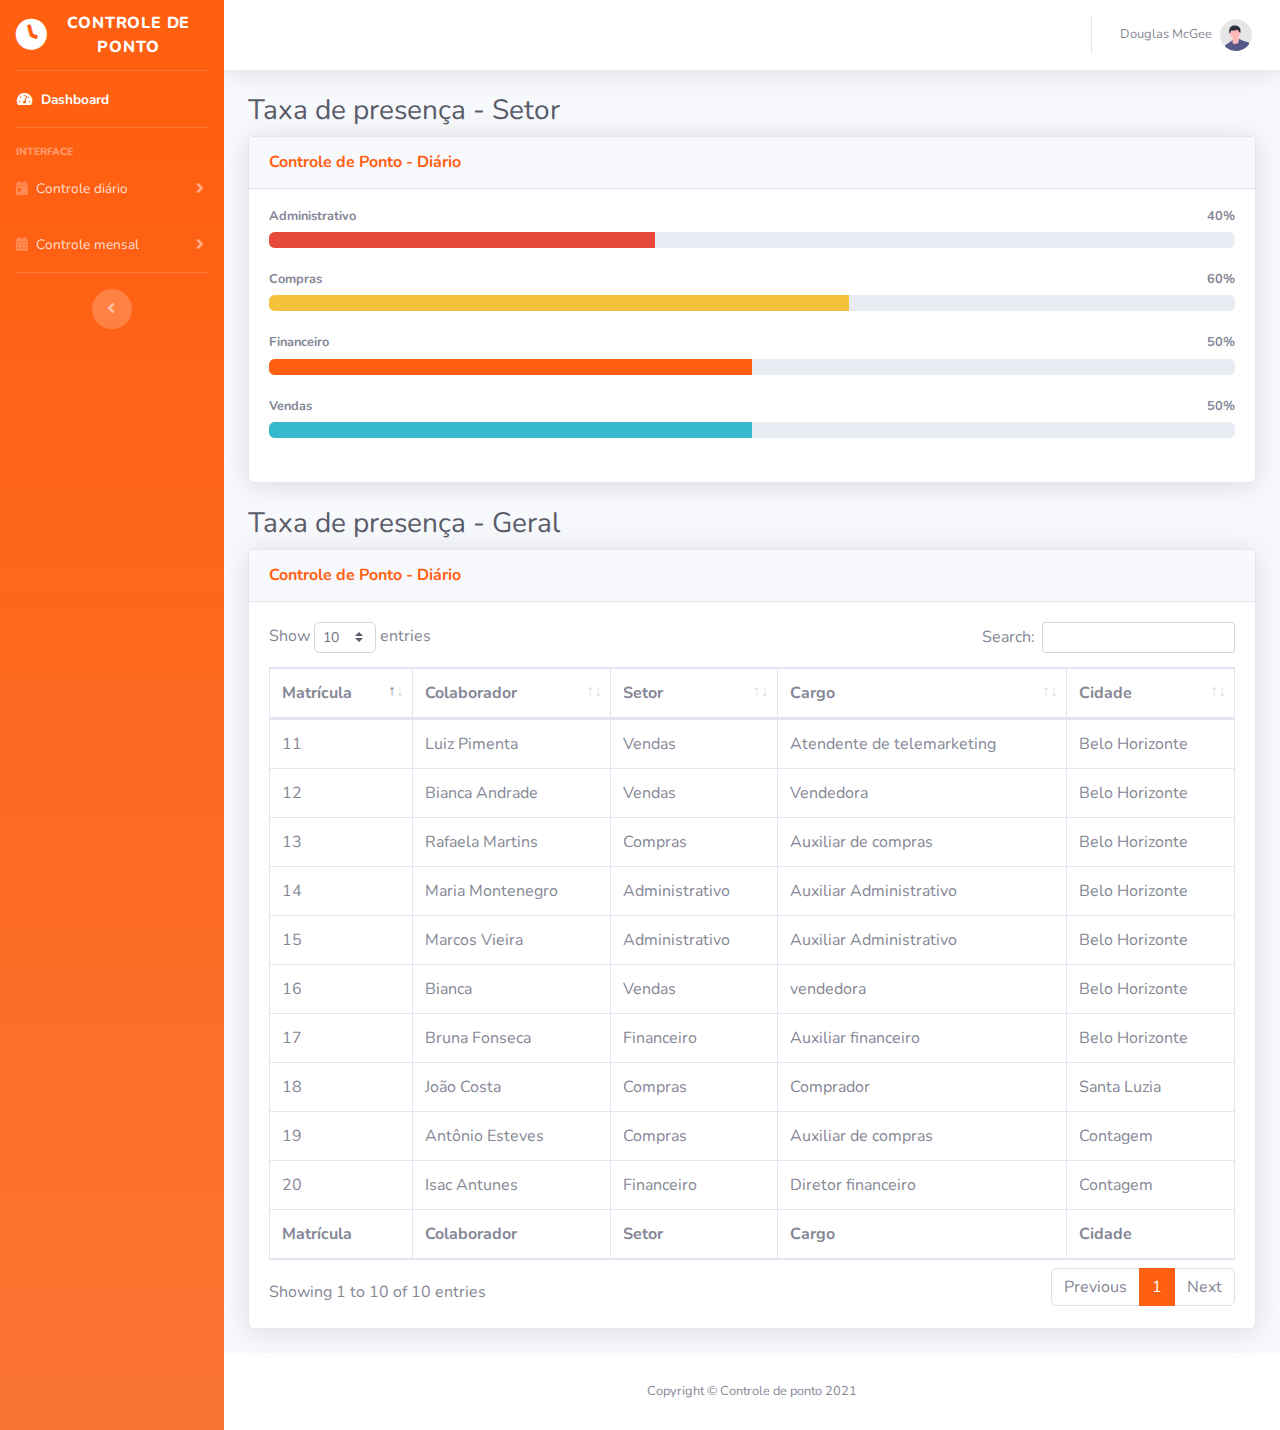
<file: taxa_presenca.html>
<!DOCTYPE html>
<html lang="en">

<head>

    <meta charset="utf-8">
    <meta http-equiv="X-UA-Compatible" content="IE=edge">
    <meta name="viewport" content="width=device-width, initial-scale=1, shrink-to-fit=no">
    <meta name="description" content="">
    <meta name="author" content="">

    <title>Controle de ponto</title>

    <!-- Custom fonts for this template -->
    <link href="vendor/fontawesome-free/css/all.min.css" rel="stylesheet" type="text/css">
    <link
        href="https://fonts.googleapis.com/css?family=Nunito:200,200i,300,300i,400,400i,600,600i,700,700i,800,800i,900,900i"
        rel="stylesheet">

    <!-- Custom styles for this template -->
    <link href="css/sb-admin-2.min.css" rel="stylesheet">

    <!-- Custom styles for this page -->
    <link href="vendor/datatables/dataTables.bootstrap4.min.css" rel="stylesheet">

</head>

<body id="page-top">

    <!-- Page Wrapper -->
    <div id="wrapper">

         <!-- Sidebar -->
         <ul class="navbar-nav bg-gradient-primary sidebar sidebar-dark accordion" id="accordionSidebar">

            <!-- Sidebar - Brand -->
            <a class="sidebar-brand d-flex align-items-center justify-content-center" href="index.html">
                <div class="sidebar-brand-icon rotate-n-15">
                    <i class="fas fa-clock"></i>
                </div>
                <div class="sidebar-brand-text mx-3">Controle de ponto</div>
            </a>

            <!-- Divider -->
            <hr class="sidebar-divider my-0">

            <!-- Nav Item - Dashboard -->
            <li class="nav-item active">
                <a class="nav-link" href="index.html">
                    <i class="fas fa-fw fa-tachometer-alt"></i>
                    <span>Dashboard</span></a>
            </li>

            <!-- Divider -->
            <hr class="sidebar-divider">

            <!-- Heading -->
            <div class="sidebar-heading">
                Interface
            </div>

            <!-- Nav Item - Pages Collapse Menu -->
            <li class="nav-item">
                <a class="nav-link collapsed" href="#" data-toggle="collapse" data-target="#collapseTwo"
                    aria-expanded="true" aria-controls="collapseTwo">
                    <i class="fas fa-calendar-day"></i>
                    <span>Controle diário</span>
                </a>
                <div id="collapseTwo" class="collapse" aria-labelledby="headingTwo" data-parent="#accordionSidebar">
                    <div class="bg-white py-2 collapse-inner rounded">
                        <a class="collapse-item" href="colaboradores.html">Total de colaboradores</a>
                        <a class="collapse-item" href="atrasos.html">Atrasos ou faltas</a>
                        <a class="collapse-item" href="horas_extras.html">Horas extras</a>
                        <a class="collapse-item" href="taxa_presenca.html">Taxa de presença</a>
                    </div>
                </div>
            </li>

            <!-- Nav Item - Utilities Collapse Menu -->
            <li class="nav-item">
                <a class="nav-link collapsed" href="#" data-toggle="collapse" data-target="#collapseUtilities"
                    aria-expanded="true" aria-controls="collapseUtilities">
                    <i class="fas fa-calendar-alt"></i>
                    <span>Controle mensal</span>
                </a>
                <div id="collapseUtilities" class="collapse" aria-labelledby="headingUtilities"
                    data-parent="#accordionSidebar">
                    <div class="bg-white py-2 collapse-inner rounded">
                        <a class="collapse-item" href="ajuste.html">Ajuste de ponto</a>
                        <a class="collapse-item" href="inconsistencia.html">Inconsistencias</a>
                        <a class="collapse-item" href="taxa_plataforma.html">Plataformas</a>
                        <a class="collapse-item" href="ponto.html">Ponto justificado</a>
                        <a class="collapse-item" href="dispositivo.html">Status de dispositivos</a>
                    </div>
                </div>
            </li>

            <!-- Divider -->
            <hr class="sidebar-divider">

            <!-- Sidebar Toggler (Sidebar) -->
            <div class="text-center d-none d-md-inline">
                <button class="rounded-circle border-0" id="sidebarToggle"></button>
            </div>

        </ul>
        <!-- End of Sidebar -->

        <!-- Content Wrapper -->
        <div id="content-wrapper" class="d-flex flex-column">

            <!-- Main Content -->
            <div id="content">

                    <!-- Topbar -->
                    <nav class="navbar navbar-expand navbar-light bg-white topbar mb-4 static-top shadow">

                        <!-- Sidebar Toggle (Topbar) -->
                        <button id="sidebarToggleTop" class="btn btn-link d-md-none rounded-circle mr-3">
                            <i class="fa fa-bars"></i>
                        </button>
    
                        <!-- Topbar Search -->
                       
    
                        <!-- Topbar Navbar -->
                        <ul class="navbar-nav ml-auto">
    
                            <div class="topbar-divider d-none d-sm-block"></div>
    
                            <!-- Nav Item - User Information -->
                            <li class="nav-item dropdown no-arrow">
                                <a class="nav-link dropdown-toggle" href="#" id="userDropdown" role="button"
                                    data-toggle="dropdown" aria-haspopup="true" aria-expanded="false">
                                    <span class="mr-2 d-none d-lg-inline text-gray-600 small">Douglas McGee</span>
                                    <img class="img-profile rounded-circle"
                                        src="img/undraw_profile.svg">
                                </a>
                                <!-- Dropdown - User Information -->
                                <div class="dropdown-menu dropdown-menu-right shadow animated--grow-in"
                                    aria-labelledby="userDropdown">
                                    <a class="dropdown-item" href="#">
                                        <i class="fas fa-user fa-sm fa-fw mr-2 text-gray-400"></i>
                                        Perfil
                                    </a>
                                    <a class="dropdown-item" href="#">
                                        <i class="fas fa-cogs fa-sm fa-fw mr-2 text-gray-400"></i>
                                        Configurações
                                    </a>
                                    <a class="dropdown-item" href="#">
                                        <i class="fas fa-list fa-sm fa-fw mr-2 text-gray-400"></i>
                                        Log de atividades
                                    </a>
                                    <div class="dropdown-divider"></div>
                                    <a class="dropdown-item" href="#" data-toggle="modal" data-target="#logoutModal">
                                        <i class="fas fa-sign-out-alt fa-sm fa-fw mr-2 text-gray-400"></i>
                                        Sair
                                    </a>
                                </div>
                            </li>
    
                        </ul>
    
                    </nav>
                    <!-- End of Topbar -->

                <!-- Begin Page Content -->
                <div class="container-fluid">

                    <!-- Page Heading -->
                    <h1 class="h3 mb-2 text-gray-800">Taxa de presença - Setor</h1>

                    <div class="card shadow mb-4">
                        <div class="card-header py-3">
                            <h6 class="m-0 font-weight-bold text-primary">Controle de Ponto -  Diário</h6>
                        </div>
                        <!-- Porcentagem por setor -->
                        <div class="card-body">
                            <h4 class="small font-weight-bold">Administrativo<span
                                    class="float-right">40%</span></h4>
                            <div class="progress mb-4">
                                <div class="progress-bar bg-danger" role="progressbar" style="width: 40%"
                                    aria-valuenow="20" aria-valuemin="0" aria-valuemax="100"></div>
                            </div>
                            <h4 class="small font-weight-bold">Compras<span
                                    class="float-right">60%</span></h4>
                            <div class="progress mb-4">
                                <div class="progress-bar bg-warning" role="progressbar" style="width: 60%"
                                    aria-valuenow="40" aria-valuemin="0" aria-valuemax="100"></div>
                            </div>
                            <h4 class="small font-weight-bold">Financeiro<span
                                    class="float-right">50%</span></h4>
                            <div class="progress mb-4">
                                <div class="progress-bar" role="progressbar" style="width: 50%"
                                    aria-valuenow="60" aria-valuemin="0" aria-valuemax="100"></div>
                            </div>
                            <h4 class="small font-weight-bold">Vendas<span
                                    class="float-right">50%</span></h4>
                            <div class="progress mb-4">
                                <div class="progress-bar bg-info" role="progressbar" style="width: 50%"
                                    aria-valuenow="80" aria-valuemin="0" aria-valuemax="100"></div>
                            </div>
                           
                        </div>
                    </div>
                    
                    <!-- DataTales Example -->

                    <h1 class="h3 mb-2 text-gray-800">Taxa de presença - Geral</h1>

                    <div class="card shadow mb-4">
                        <div class="card-header py-3">
                            <h6 class="m-0 font-weight-bold text-primary">Controle de Ponto -  Diário</h6>
                        </div>
                        <div class="card-body">
                            <div class="table-responsive">
                                <table class="table table-bordered" id="dataTable" width="100%" cellspacing="0">
                                    <thead>
                                        <tr>
                                            <th>Matrícula</th>
                                            <th>Colaborador</th>
                                            <th>Setor</th>
                                            <th>Cargo</th>
                                            <th>Cidade</th>
                                        </tr>
                                    </thead>
                                    <tfoot>
                                        <tr>
                                            <th>Matrícula</th>
                                            <th>Colaborador</th>
                                            <th>Setor</th>
                                            <th>Cargo</th>
                                            <th>Cidade</th>
                                        </tr>
                                    </tfoot>
                                    <tbody>
                                        <tr>
                                            <td>11</td>
                                            <td>Luiz Pimenta</td>
                                            <td>Vendas</td>
                                            <td>Atendente de telemarketing </td>
                                            <td>Belo Horizonte </td>
                                        </tr>

                                        <tr>
                                            <td>12</td>
                                            <td>Bianca Andrade</td>
                                            <td>Vendas</td>
                                            <td>Vendedora</td>
                                            <td>Belo Horizonte </td>
                                        </tr>

                                    

                                        <tr>
                                            <td>13</td>
                                            <td>Rafaela Martins</td>
                                            <td>Compras</td>
                                            <td>Auxiliar de compras</td>
                                            <td>Belo Horizonte </td>
                                        </tr>

                                        

                                        <tr>
                                            <td>14</td>
                                            <td>Maria Montenegro</td>
                                            <td>Administrativo</td>
                                            <td>Auxiliar Administrativo</td>
                                            <td>Belo Horizonte </td>
                                        </tr>

                                       

                                        <tr>
                                            <td>15</td>
                                            <td>Marcos Vieira</td>
                                            <td>Administrativo</td>
                                            <td>Auxiliar Administrativo</td>
                                            <td>Belo Horizonte </td>
                                        </tr>

                                        <tr>
                                            <td>16</td>
                                            <td>Bianca</td>
                                            <td>Vendas</td>
                                            <td>vendedora </td>
                                            <td>Belo Horizonte </td>
                                        </tr>

                                        <tr>
                                            <td>17</td>
                                            <td>Bruna Fonseca</td>
                                            <td>Financeiro</td>
                                            <td>Auxiliar financeiro</td>
                                            <td>Belo Horizonte </td>
                                        </tr>
                                        <tr>
                                            <td>18</td>
                                            <td>João Costa</td>
                                            <td>Compras</td>
                                            <td>Comprador</td>
                                            <td>Santa Luzia</td>
                                        </tr>
                                        <tr>
                                            <td>19</td>
                                            <td>Antônio Esteves</td>
                                            <td>Compras</td>
                                            <td>Auxiliar de compras</td>
                                            <td>Contagem</td>
                                        </tr>

                                        <tr>
                                            <td>20</td>
                                            <td>Isac Antunes</td>
                                            <td>Financeiro</td>
                                            <td>Diretor financeiro</td>
                                            <td>Contagem</td>
                                        </tr>
                                       
                                    </tbody>
                                </table>
                            </div>
                        </div>
                      
                    </div>

                   


                </div>
                <!-- /.container-fluid -->

            </div>
            <!-- End of Main Content -->

            <!-- Footer -->
           <footer class="sticky-footer bg-white">
            <div class="container my-auto">
                <div class="copyright text-center my-auto">
                    <span>Copyright &copy; Controle de ponto 2021</span>
                </div>
            </div>
        </footer>
            <!-- End of Footer -->

        </div>
        <!-- End of Content Wrapper -->

    </div>
    <!-- End of Page Wrapper -->

    <!-- Scroll to Top Button-->
    <a class="scroll-to-top rounded" href="#page-top">
        <i class="fas fa-angle-up"></i>
    </a>


    <!-- Bootstrap core JavaScript-->
    <script src="vendor/jquery/jquery.min.js"></script>
    <script src="vendor/bootstrap/js/bootstrap.bundle.min.js"></script>

    <!-- Core plugin JavaScript-->
    <script src="vendor/jquery-easing/jquery.easing.min.js"></script>

    <!-- Custom scripts for all pages-->
    <script src="js/sb-admin-2.min.js"></script>

    <!-- Page level plugins -->
    <script src="vendor/datatables/jquery.dataTables.min.js"></script>
    <script src="vendor/datatables/dataTables.bootstrap4.min.js"></script>

    <!-- Page level custom scripts -->
    <script src="js/demo/datatables-demo.js"></script>

     <!-- traduzir table -->
     <script type="text/javascript">
        $('#dataTable').DataTable({
            "language": {
                "url": "//cdn.datatables.net/plug-ins/1.10.22/i18n/Portuguese-Brasil.json"
            }
        });
    </script>

</body>

</html>
</file>
<file: css/style.css>
a:link{
    text-decoration: none;
}
</file>
